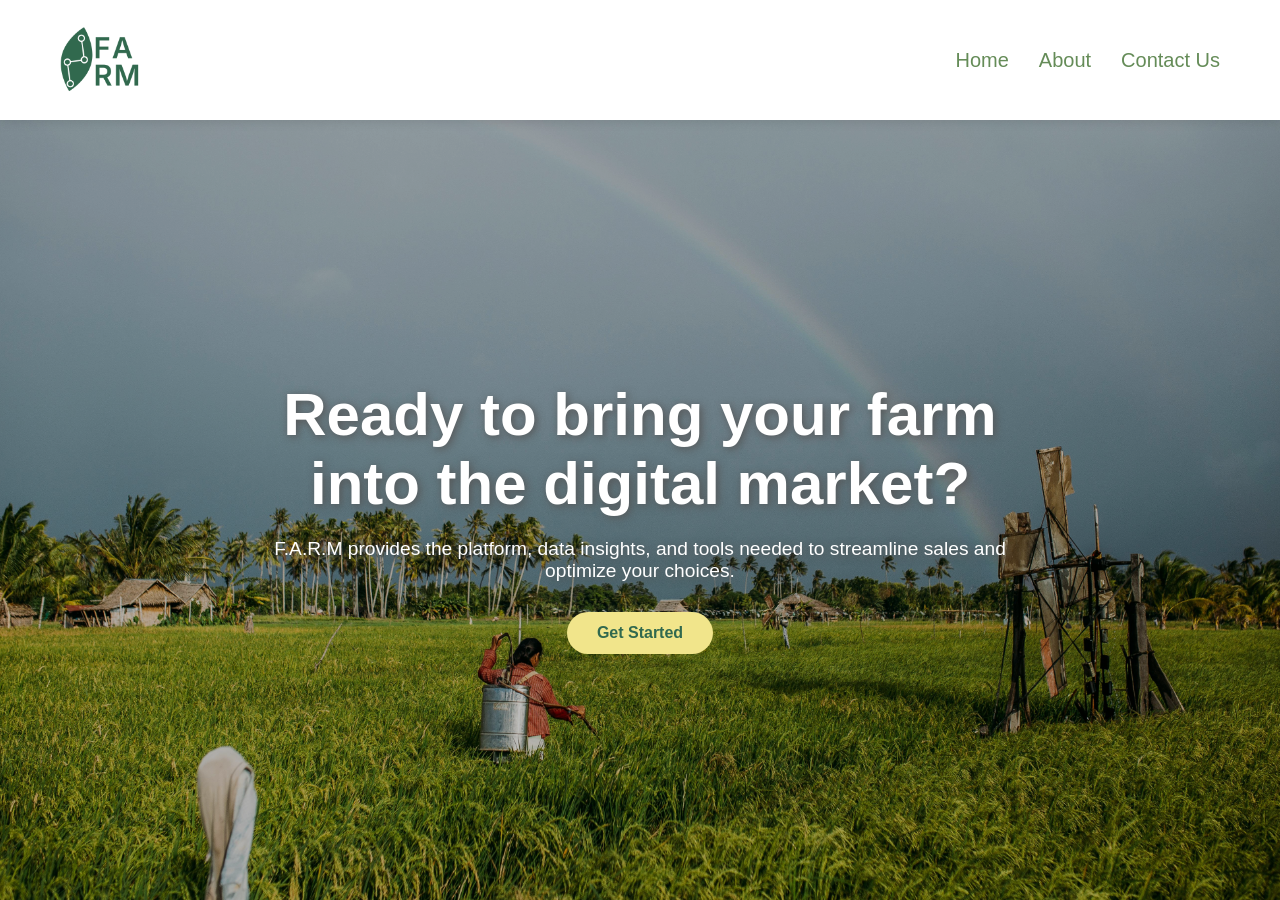
<file: index.html>
<!DOCTYPE html>
<html lang="en">
<head>
    <meta charset="UTF-8" />
    <meta name="viewport" content="width=device-width, initial-scale=1.0" />
    <title>FARM – Digital Market</title>
    <link rel="stylesheet" href="Homepage.css" />
</head>
<body>

    <!-- Navigation -->
    <nav class="navbar">
        <div class="logo">
            <img src="FARMLogo.png" alt="Farm Logo">
        </div>

        <ul class="nav-links">
            <li><a href="index.html">Home</a></li>
            <li><a href="AboutPage.html">About</a></li>
            <li><a href="ContactPage.html">Contact Us</a></li>
        </ul>
    </nav>
    <!-- Hero Section -->
    <section class="hero">
        <div class="overlay"></div>

        <div class="hero-content">
            <header>Ready to bring your farm into the digital market?</header>
            <p>F.A.R.M provides the platform, data insights, and tools needed to streamline sales and optimize your choices.</p>
            <a href="UserType.html" class="hero-btn">Get Started</a>
        </div>
    </section>

    <script>
        // Homepage → Get Started Button
        const startBtn = document.getElementById("getStartedBtn");

        if (startBtn) {
            startBtn.addEventListener("click", () => {
                window.location.href = "UserType.html";
            });
        }
    </script>
</body>
</html>
</file>
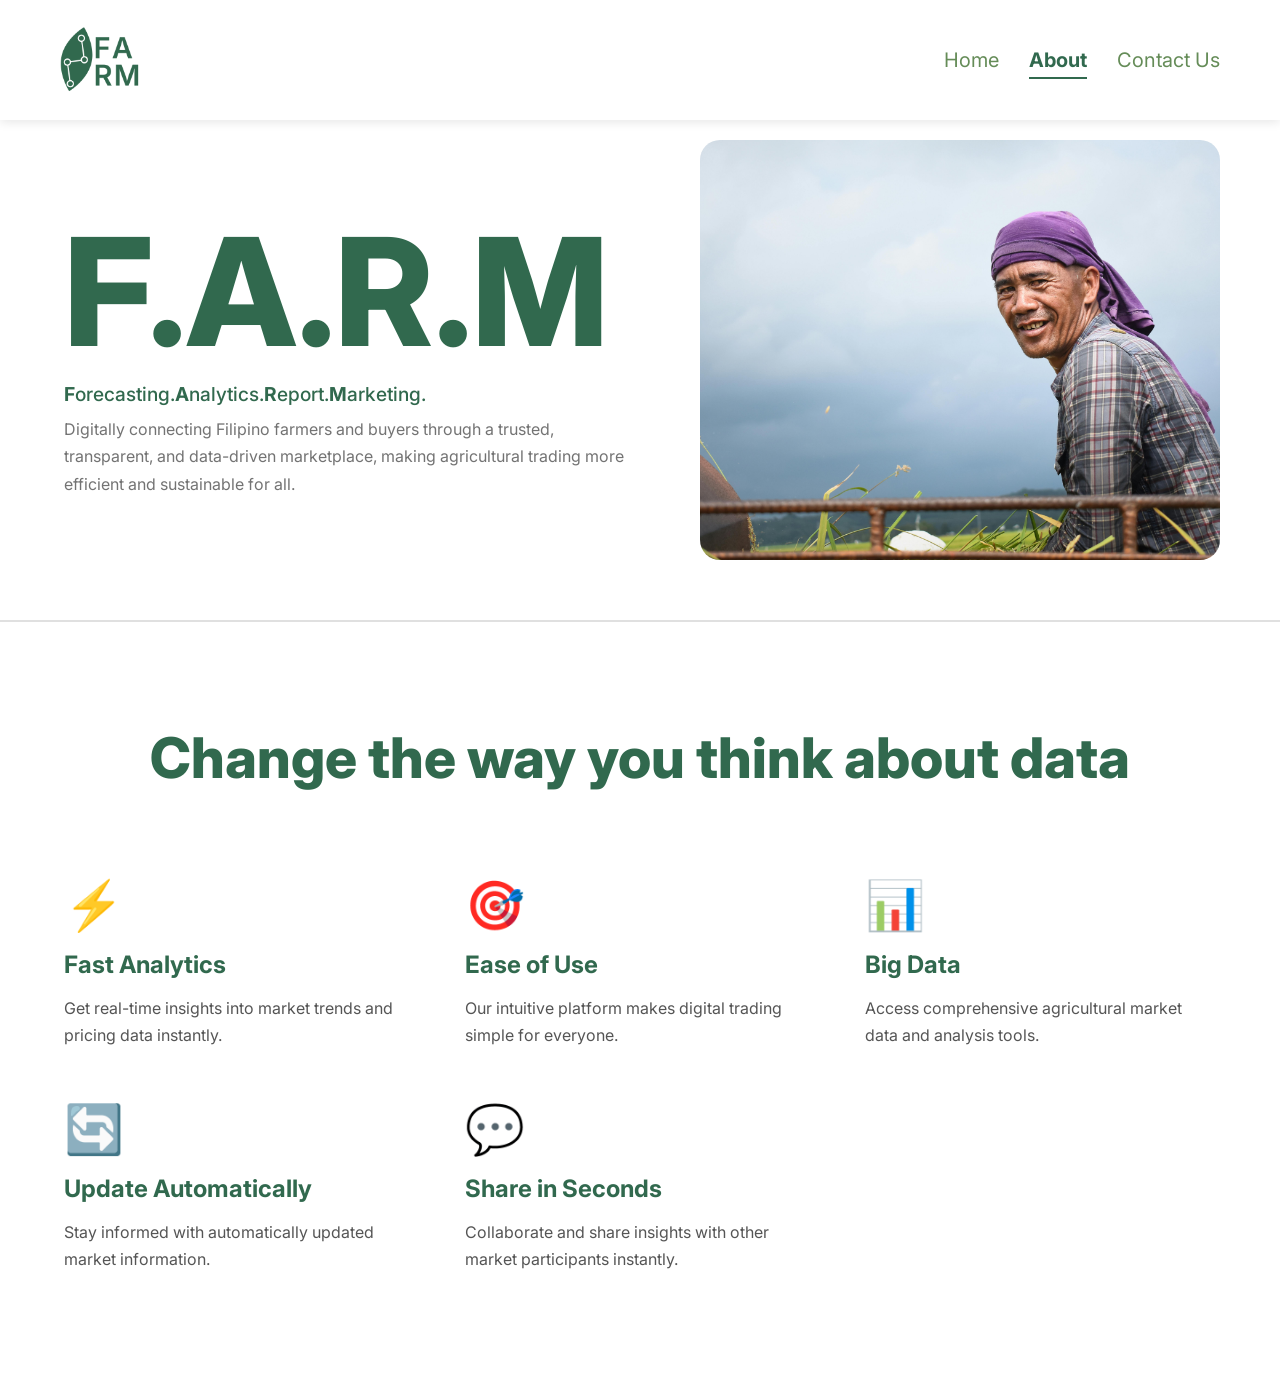
<file: AboutPage.html>
<!DOCTYPE html>
<html lang="en">
<head>
    <meta charset="UTF-8" />
    <meta name="viewport" content="width=device-width, initial-scale=1.0" />
    <title>About – F.A.R.M</title>
    <link href='https://fonts.googleapis.com/css?family=Inter' rel='stylesheet'>
    <link rel="stylesheet" href="Homepage.css" />
</head>
<body>

    <!-- Navigation -->
    <nav class="navbar">
        <div class="logo">
            <img src="FARMLogo.png" alt="Farm Logo">
        </div>
        <ul class="nav-links">
            <li><a href="HomePage.html">Home</a></li>
            <li><a class="active" href="AboutPage.html">About</a></li>
            <li><a href="ContactPage.html">Contact Us</a></li>
        </ul>
    </nav>

    <!-- About Section -->
    <section class="about-hero">
        <div class="overlay"></div>

        <div class="about-content">
            <header>F.A.R.M</header>
            <p><b>F</b>orecasting.<b>A</b>nalytics.<b>R</b>eport.<b>M</b>arketing.</p>
                <span class="secondary-text">Digitally connecting Filipino farmers and buyers through a trusted, 
                transparent, and data-driven marketplace, making agricultural trading 
                more efficient and sustainable for all. 
                </span>
        </div>
    </section>

    <!-- Features Section -->
    <section class="features-section">
        <h2>Change the way you think about data</h2>
        <div class="features-grid">
            <div class="feature-item">
                <div class="feature-icon">⚡</div>
                <h3>Fast Analytics</h3>
                <p>Get real-time insights into market trends and pricing data instantly.</p>
            </div>
            <div class="feature-item">
                <div class="feature-icon">🎯</div>
                <h3>Ease of Use</h3>
                <p>Our intuitive platform makes digital trading simple for everyone.</p>
            </div>
            <div class="feature-item">
                <div class="feature-icon">📊</div>
                <h3>Big Data</h3>
                <p>Access comprehensive agricultural market data and analysis tools.</p>
            </div>
            <div class="feature-item">
                <div class="feature-icon">🔄</div>
                <h3>Update Automatically</h3>
                <p>Stay informed with automatically updated market information.</p>
            </div>
            <div class="feature-item">
                <div class="feature-icon">💬</div>
                <h3>Share in Seconds</h3>
                <p>Collaborate and share insights with other market participants instantly.</p>
            </div>
        </div>
    </section>

</body>
</html>
</file>
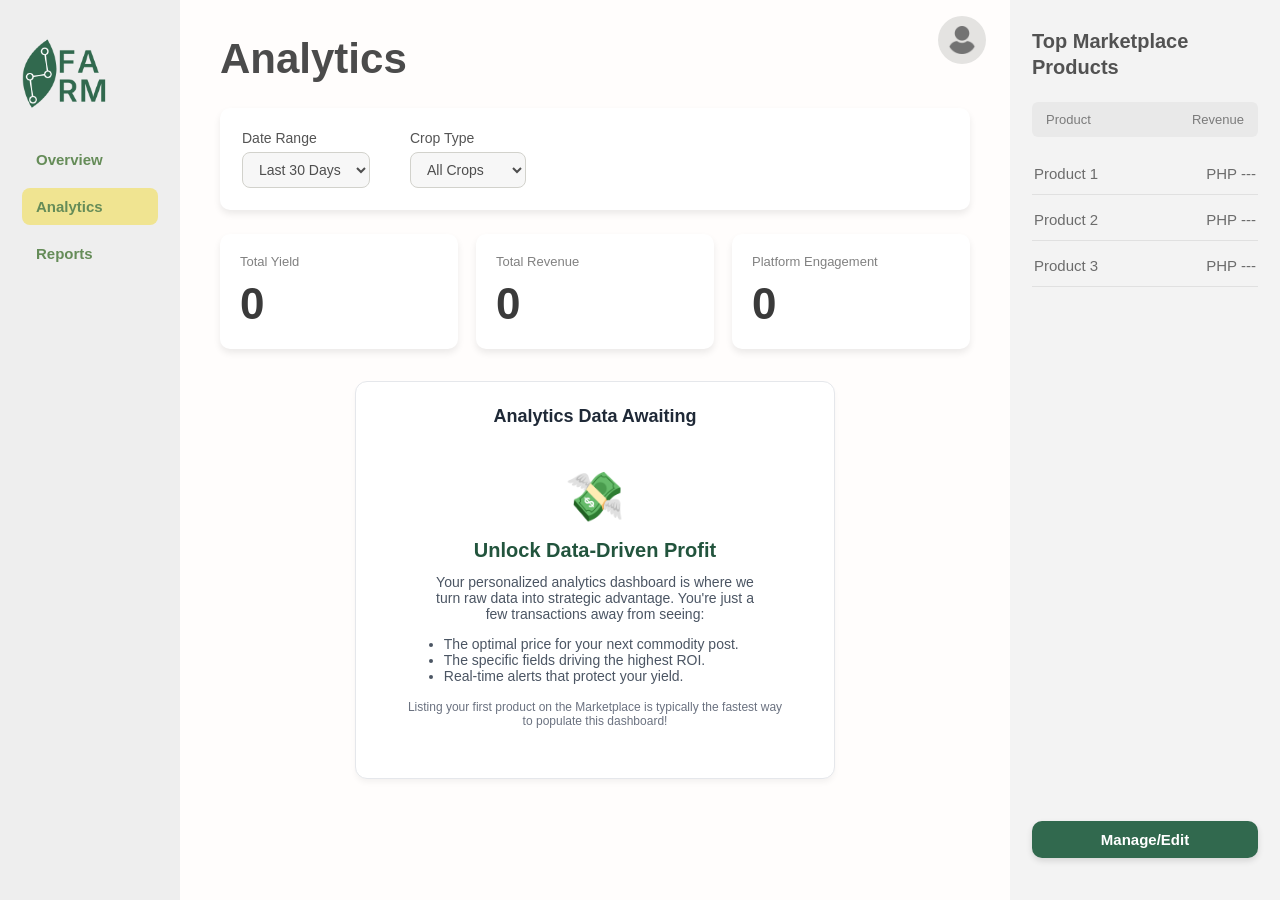
<file: AdminAnalytics.html>
<!DOCTYPE html>
<html lang="en">
<head>
    <meta charset="UTF-8">
    <meta name="viewport" content="width=device-width, initial-scale=1.0">
    <title>Admin Analytics – FARM</title>
    <link rel="stylesheet" href="AdminAnalytics.css">
</head>

<body>

    <div class="container">

        <!-- SIDEBAR -->
        <aside class="sidebar">
            <div class="logo">
                <img src="FARMLogo.png" alt="FARM Logo">
            </div>

            <nav class="nav-menu">
                <a href="AdminDashboard.html">Overview</a>
                <a class="active" href="#">Analytics</a>
                <a href="AdminReports.html">Reports</a>
            </nav>
        </aside>

        <!-- MAIN CONTENT -->
        <main class="main-content">

            <!-- ICON BAR -->
            <aside class="icon-bar">

                <div class="profile-dropdown-container">
                    <button id="profileBtn" class="profile-img-btn">
                        <img src="user-icon.png" alt="Profile">
                    </button>

                    <div id="dropdownMenu" class="dropdown-menu">
                        <a href="HomePage.html" class="dropdown-item">Log Out</a>
                    </div>
                </div>
            </aside>

            <!-- TOP TITLE -->
            <h1 class="dashboard-title">Analytics</h1>

            <!-- FILTER BAR -->
            <div class="filter-card">
                <div class="filter-group">
                    <label>Date Range</label>
                    <select>
                        <option>Last 30 Days</option>
                        <option>Last 7 Days</option>
                        <option>Last 90 Days</option>
                    </select>
                </div>

                <div class="filter-group">
                    <label>Crop Type</label>
                    <select>
                        <option>All Crops</option>
                        <option>Vegetables</option>
                        <option>Fruits</option>
                        <option>Grains</option>
                        <option>Legumes</option>
                        <option>Herbs</option>
                        <option>Beans</option>
                    </select>
                </div>
            </div>

            <!-- STATS ROW -->
            <div class="stats-row">
                <div class="stat-card">
                    <p class="label">Total Yield</p>
                    <h2 class="value">0</h2>
                </div>

                <div class="stat-card">
                    <p class="label">Total Revenue</p>
                    <h2 class="value">0</h2>
                </div>

                <div class="stat-card">
                    <p class="label">Platform Engagement</p>
                    <h2 class="value">0</h2>
                </div>
            </div>

            <!-- VALUE-PROP PLACEHOLDER BELOW STATS ROW -->
            <div class="placeholder-wrapper">
                <div class="placeholder-card">
                    <h2 class="placeholder-title">Analytics Data Awaiting</h2>

                    <div class="placeholder-inner">
                        <span class="placeholder-icon">💸</span>

                        <h3 class="placeholder-heading">Unlock Data-Driven Profit</h3>

                        <p class="placeholder-description">
                            Your personalized analytics dashboard is where we turn raw data into strategic advantage.
                            You're just a few transactions away from seeing:
                        </p>

                        <ul class="placeholder-list">
                            <li>The optimal price for your next commodity post.</li>
                            <li>The specific fields driving the highest ROI.</li>
                            <li>Real-time alerts that protect your yield.</li>
                        </ul>

                        <p class="placeholder-footer">
                            Listing your first product on the Marketplace is typically the fastest way to populate this dashboard!
                        </p>
                    </div>
                </div>
            </div>


        </main>

        

        <!-- RIGHT SIDEBAR -->
        <aside class="right-sidebar">

            <div class="rightbox-products">

                <div class="rightbox-content">

                    <h2 class="rightbox-title">Top Marketplace<br>Products</h2>

                    <div class="rightbox-header">
                        <span>Product</span>
                        <span>Revenue</span>
                    </div>

                    <div class="rightbox-row">
                        <span class="product-name">Product 1</span>
                        <span class="product-value">PHP ---</span>
                    </div>
                    <div class="divider"></div>

                    <div class="rightbox-row">
                        <span class="product-name">Product 2</span>
                        <span class="product-value">PHP ---</span>
                    </div>
                    <div class="divider"></div>

                    <div class="rightbox-row">
                        <span class="product-name">Product 3</span>
                        <span class="product-value">PHP ---</span>
                    </div>
                    <div class="divider"></div>


                    <!-- Button goes here but stays at bottom via flex -->
                    <button class="manage-edit-inside">Manage/Edit</button>

                </div>

            </div>



        </aside>


    </div>

    <script>
        // PROFILE DROPDOWN
    const profileBtn = document.getElementById("profileBtn");
    const dropdownMenu = document.getElementById("dropdownMenu");

    profileBtn.addEventListener("click", () => {
        dropdownMenu.style.display =
            dropdownMenu.style.display === "flex" ? "none" : "flex";
    });

    document.addEventListener("click", (e) => {
        if (!profileBtn.contains(e.target) && !dropdownMenu.contains(e.target)) {
            dropdownMenu.style.display = "none";
        }
    });

    // Toggle Edit Mode for Right Sidebar
    const editBtn = document.querySelector(".manage-edit-inside");
    let editMode = false;

    editBtn.addEventListener("click", () => {
        const names = document.querySelectorAll(".product-name");
        const values = document.querySelectorAll(".product-value");

        if (!editMode) {
            // ENTER EDIT MODE
            editBtn.textContent = "Save";

            names.forEach(span => {
                const input = document.createElement("input");
                input.type = "text";
                input.value = span.textContent.trim();
                input.classList.add("edit-input");
                span.replaceWith(input);
            });

            values.forEach(span => {
                const input = document.createElement("input");
                input.type = "text";
                input.value = span.textContent.trim();
                input.classList.add("edit-input");
                input.style.textAlign = "right";
                span.replaceWith(input);
            });

            editMode = true;
        } else {
            // SAVE MODE
            editBtn.textContent = "Manage/Edit";

            const inputs = document.querySelectorAll(".edit-input");

            inputs.forEach(input => {
                const span = document.createElement("span");
                span.textContent = input.value.trim();
                span.className = input.style.textAlign === "right" 
                    ? "product-value" 
                    : "product-name";
                input.replaceWith(span);
            });

            editMode = false;
        }
    });
    </script>
</body>
</html>
</file>
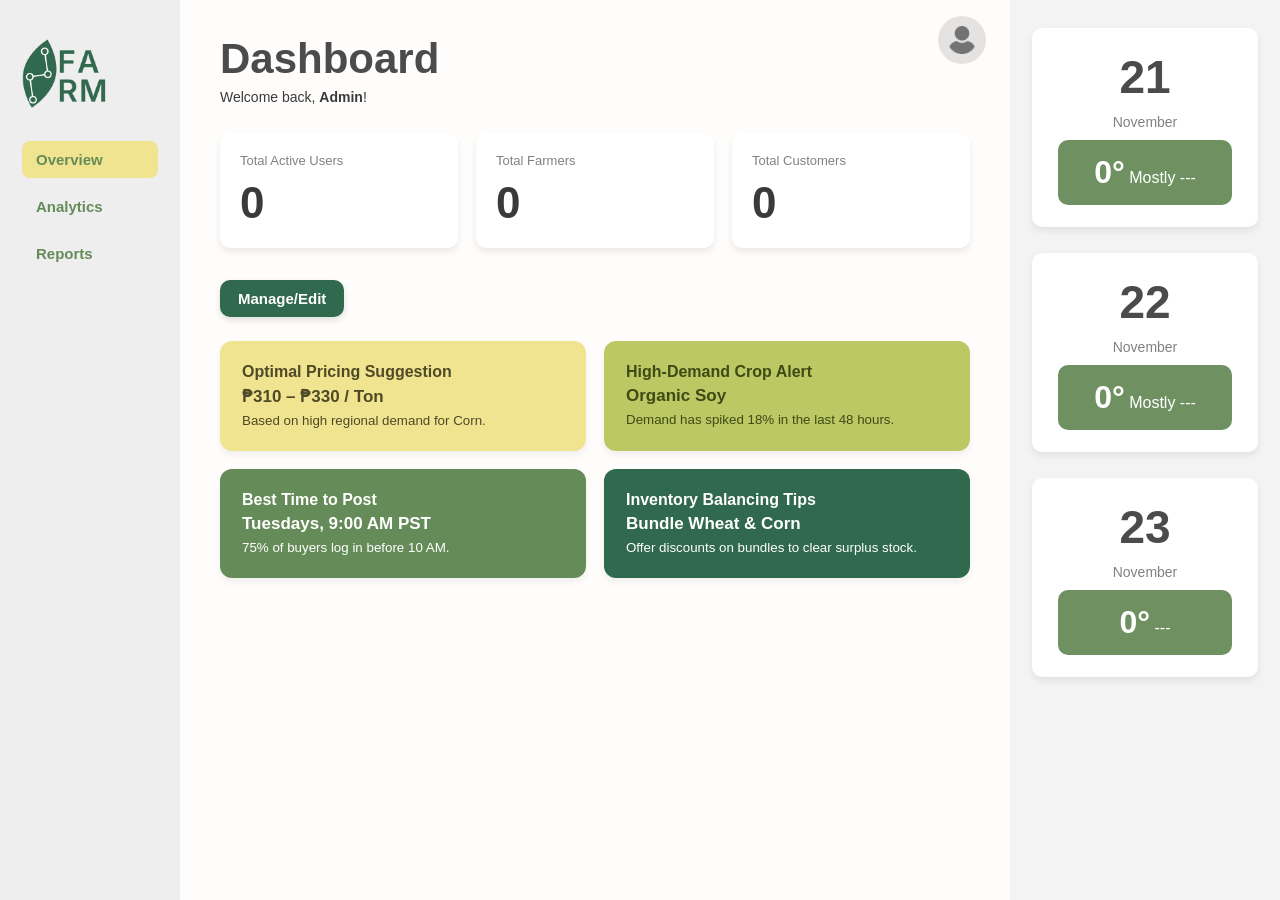
<file: AdminDashboard.html>
<!DOCTYPE html>
<html lang="en">
<head>
    <meta charset="UTF-8">
    <meta name="viewport" content="width=device-width, initial-scale=1.0">
    <title>Admin Dashboard – FARM</title>
    <link rel="stylesheet" href="AdminDashboard.css">
</head>

<body>

    <div class="container">

        <!-- SIDEBAR -->
        <aside class="sidebar">
            <div class="logo">
                <img src="FARMLogo.png" alt="FARM Logo">
            </div>

            <nav class="nav-menu">
                <a class="active" href="#">Overview</a>
                <a href="AdminAnalytics.html">Analytics</a>
                <a href="AdminReports.html">Reports</a>
            </nav>
        </aside>

        <!-- MAIN CONTENT -->
        <main class="main-content">

            <!-- ICON BAR -->
            <aside class="icon-bar">

                <div class="profile-dropdown-container">
                    <button id="profileBtn" class="profile-img-btn">
                        <img src="user-icon.png" alt="Profile">
                    </button>

                    <div id="dropdownMenu" class="dropdown-menu">
                        <a href="HomePage.html" class="dropdown-item">Log Out</a>
                    </div>
                </div>
            </aside>

            <h1 class="dashboard-title">Dashboard</h1>
            <p class="welcome">Welcome back, <strong>Admin</strong>!</p>

            <!-- TOP METRICS -->
            <div class="stats-row">

                <div class="stat-card">
                    <p class="label">Total Active Users</p>
                    <h2 class="value">0</h2>
                </div>

                <div class="stat-card">
                    <p class="label">Total Farmers</p>
                    <h2 class="value">0</h2>
                </div>

                <div class="stat-card">
                    <p class="label">Total Customers</p>
                    <h2 class="value">0</h2>
                </div>

            </div>

            <button class="manage-edit-btn" id="manageEditBtn">Manage/Edit</button>


            <!-- CENTER SUGGESTIONS GRID -->
            <div class="suggestion-grid">

                <div class="card green">
                    <h3>Optimal Pricing Suggestion</h3>
                    <p class="amount">₱310 – ₱330 / Ton</p>
                    <small>Based on high regional demand for Corn.</small>
                </div>

                <div class="card purple">
                    <h3>High-Demand Crop Alert</h3>
                    <p class="amount">Organic Soy</p>
                    <small>Demand has spiked 18% in the last 48 hours.</small>
                </div>

                <div class="card yellow">
                    <h3>Best Time to Post</h3>
                    <p class="amount">Tuesdays, 9:00 AM PST</p>
                    <small>75% of buyers log in before 10 AM.</small>
                </div>

                <div class="card blue">
                    <h3>Inventory Balancing Tips</h3>
                    <p class="amount">Bundle Wheat & Corn</p>
                    <small>Offer discounts on bundles to clear surplus stock.</small>
                </div>

            </div>

        </main>

        <!-- RIGHT SIDEBAR -->
        <aside class="right-sidebar">

            <div class="weather-card">
                <h1 id="day1-date">21</h1>
                <p id="day1-month" class="month">November</p>
                <div class="temp-box">
                    <span id="day1-temp" class="temp">0°</span>
                    <span id="day1-desc" class="desc">Mostly ---</span>
                </div>
            </div>

            <div class="weather-card">
                <h1 id="day2-date">22</h1>
                <p id="day2-month" class="month">November</p>
                <div class="temp-box">
                    <span id="day2-temp" class="temp">0°</span>
                    <span id="day2-desc" class="desc">Mostly ---</span>
                </div>
            </div>

            <div class="weather-card">
                <h1 id="day3-date">23</h1>
                <p id="day3-month" class="month">November</p>
                <div class="temp-box">
                    <span id="day3-temp" class="temp">0°</span>
                    <span id="day3-desc" class="desc">---</span>
                </div>
            </div>  

        </aside>

    </div>

    <script>
        // Dropdown toggle
    const profileBtn = document.getElementById("profileBtn");
    const dropdownMenu = document.getElementById("dropdownMenu");

    profileBtn.addEventListener("click", () => {
        dropdownMenu.style.display =
            dropdownMenu.style.display === "flex" ? "none" : "flex";
    });

    document.addEventListener("click", (e) => {
        if (!profileBtn.contains(e.target) && !dropdownMenu.contains(e.target)) {
            dropdownMenu.style.display = "none";
        }
    });

    // WEATHER API CONFIG
    const API_KEY = "c808ae1a3efb9ae9248b1c893e5f6645";  // same key as FarmerDashboard
    const CITY = "Batangas,PH";

    // LOAD WEATHER (same system as FarmerDashboard)
    async function loadWeather() {
        try {
            const url = `https://api.openweathermap.org/data/2.5/forecast?q=${CITY}&units=metric&appid=${API_KEY}`;
            const res = await fetch(url);
            const data = await res.json();

            let days = {};

            data.list.forEach(entry => {
                const date = new Date(entry.dt_txt);
                const d = date.getDate();
                if (!days[d]) days[d] = entry;
            });

            const sorted = Object.keys(days).slice(0, 3);

            sorted.forEach((day, i) => {
                const info = days[day];

                document.getElementById(`day${i+1}-date`).textContent = day;

                document.getElementById(`day${i+1}-month`).textContent =
                    new Date(info.dt_txt).toLocaleString("en-US", { month: "long" });

                document.getElementById(`day${i+1}-temp`).textContent =
                    Math.round(info.main.temp) + "°";

                document.getElementById(`day${i+1}-desc`).textContent =
                    info.weather[0].description;
            });

        } catch (error) {
            console.error("Weather fetch failed:", error);
        }
    }

    loadWeather();

    // =============================
    // MANAGE / EDIT SUGGESTION GRID
    // =============================
    const manageBtn = document.getElementById("manageEditBtn");
    let editMode = false;

    manageBtn.addEventListener("click", () => {
        const editableFields = document.querySelectorAll(".suggestion-grid h3, .suggestion-grid .amount, .suggestion-grid small");

        if (!editMode) {
            // TURN ON EDIT MODE
            editableFields.forEach(field => {
                field.setAttribute("contenteditable", "true");
                field.style.outline = "2px dashed #31694E"; 
                field.style.padding = "4px";
                field.style.borderRadius = "4px";
            });

            manageBtn.textContent = "Save";
            manageBtn.style.background = "#658C58"; // lighter green when saving

            editMode = true;

        } else {
            // TURN OFF EDIT MODE
            editableFields.forEach(field => {
                field.removeAttribute("contenteditable");
                field.style.outline = "none";
                field.style.padding = "0px";
            });

            manageBtn.textContent = "Manage/Edit";
            manageBtn.style.background = "#31694E"; // original green

            editMode = false;

            // OPTIONAL: Save Data in LocalStorage
            saveSuggestionEdits();
        }
    });

    // OPTIONAL: Save edits locally
    function saveSuggestionEdits() {
        const cards = document.querySelectorAll(".suggestion-grid .card");
        let data = [];

        cards.forEach(card => {
            const title = card.querySelector("h3").textContent;
            const amount = card.querySelector(".amount").textContent;
            const desc = card.querySelector("small").textContent;

            data.push({ title, amount, desc });
        });

        localStorage.setItem("suggestionGridEdits", JSON.stringify(data));
    }

    // OPTIONAL: Load saved data when page opens
    window.addEventListener("load", () => {
        const saved = JSON.parse(localStorage.getItem("suggestionGridEdits"));

        if (saved) {
            const cards = document.querySelectorAll(".suggestion-grid .card");
            cards.forEach((card, index) => {
                card.querySelector("h3").textContent = saved[index].title;
                card.querySelector(".amount").textContent = saved[index].amount;
                card.querySelector("small").textContent = saved[index].desc;
            });
        }
    });

    </script>
</body>
</html>
</file>
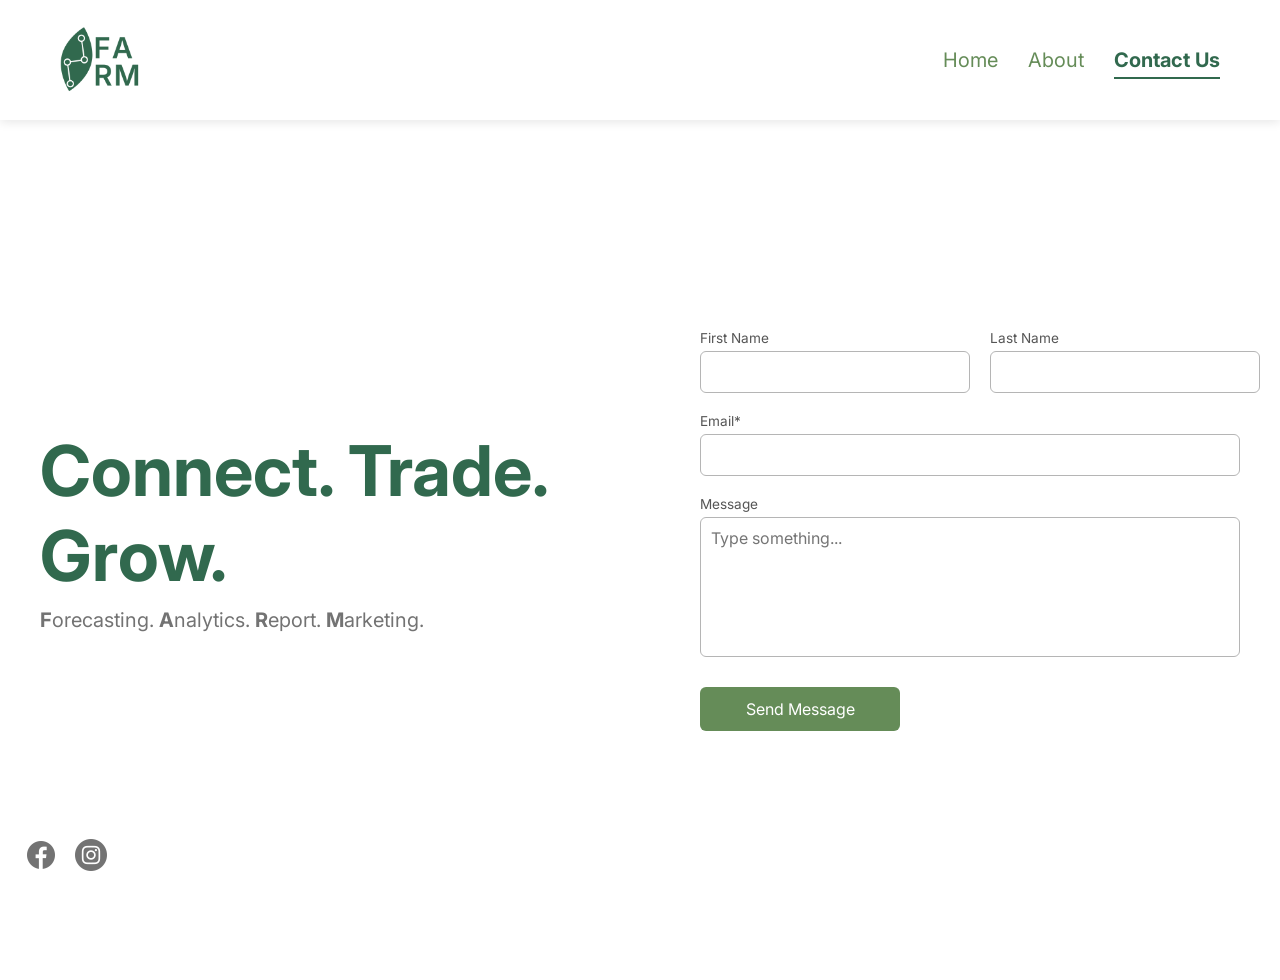
<file: ContactPage.html>
<!DOCTYPE html>
<html lang="en">
<head>
    <meta charset="UTF-8" />
    <meta name="viewport" content="width=device-width, initial-scale=1.0" />
    <title>Contact Us – F.A.R.M</title>
    <link href='https://fonts.googleapis.com/css?family=Inter' rel='stylesheet'>
    <link rel="stylesheet" href="Homepage.css" />
</head>

<body>

    <!-- Navigation -->
    <nav class="navbar">
        <div class="logo">
            <img src="FARMLogo.png" alt="Farm Logo">

        </div>
        <ul class="nav-links">
            <li><a href="index.html">Home</a></li>
            <li><a href="AboutPage.html">About</a></li>
            <li><a class="active" href="ContactPage.html">Contact Us</a></li>
        </ul>
    </nav>


    <!-- Contact Page Section -->
    <section class="contact-page">

        <!-- Left side text -->
        <div class="contact-left">
            <h1>Connect. Trade. Grow.</h1>
            <p><b>F</b>orecasting. <b>A</b>nalytics. <b>R</b>eport. <b>M</b>arketing.</p>
        </div>

        <!-- Right side form -->
        <div class="contact-form">
            <form>
                <div class="name-fields">
                    <div class="field">
                        <label>First Name</label>
                        <input type="text" />
                    </div>
                    <div class="field">
                        <label>Last Name</label>
                        <input type="text" />
                    </div>
                </div>

                <div class="field">
                    <label>Email*</label>
                    <input type="email" required />
                </div>

                <div class="field">
                    <label>Message</label>
                    <textarea placeholder="Type something..."></textarea>
                </div>

                <button type="submit" class="submit-btn">Send Message</button>
            </form>
        </div>

    </section>

    <!-- SOCIAL ICONS (fixed at bottom left) -->
    <div class="social-icons">
        <a href="#"><img src="fb-icon.png" alt="Facebook"></a>
        <a href="#"><img src="ig-icon.png" alt="Instagram"></a>
    </div>

</body>
</html>
</file>
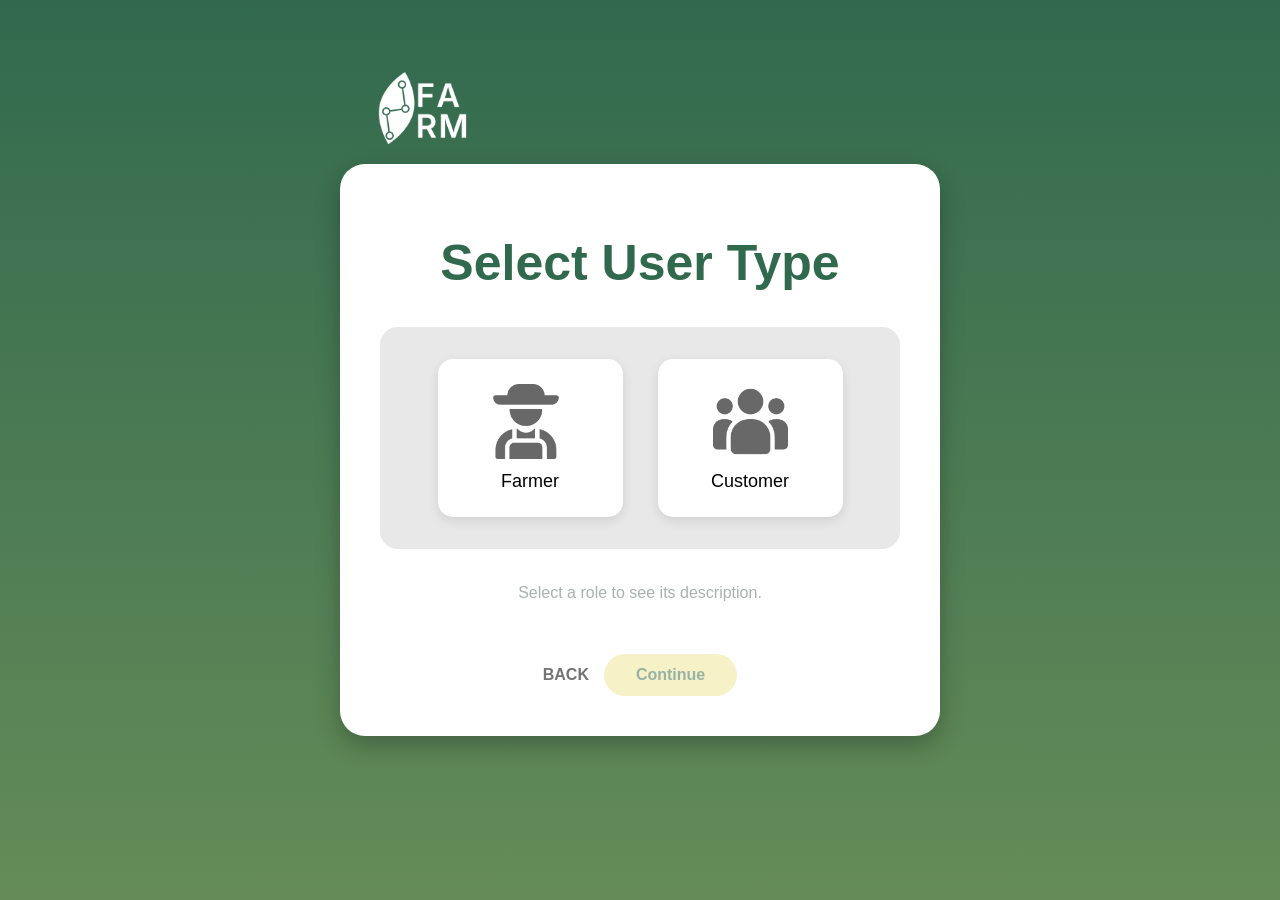
<file: UserType.html>
<!DOCTYPE html>
<html lang="en">
<head>
  <meta charset="UTF-8">
  <meta name="viewport" content="width=device-width, initial-scale=1.0">
  <title>Select User Type – F.A.R.M</title>

<style>
body {
  margin: 0;
  font-family: 'Inter', sans-serif;
  background: linear-gradient(180deg, #31694E, #658C58);
  height: 100vh;
  display: flex;
  justify-content: center;
  align-items: center;
}

.card {
  background: white;
  width: clamp(280px, 90vw, 520px);
  padding: clamp(40px, 6vw, 60px) clamp(20px, 5vw, 40px) clamp(20px, 4vw, 40px);
  position: relative;
  border-radius: clamp(15px, 4vw, 25px);
  text-align: center;
  box-shadow: 0 10px 25px rgba(0,0,0,0.25);
}

.card h1 {
  font-size: clamp(32px, 8vw, 50px);
  margin-bottom: clamp(20px, 3vw, 30px);
  margin-top: 10px;
  color:#31694E
}

.pin-icon {
  width: clamp(50px, 8vw, 90px);
  margin: 0;
  display: block;
  /* position relative to the card so the logo sits just above the card's top-left */
  position: absolute;
  top: calc(-1 * clamp(100px, 4vw, 48px));
  left: clamp(30px, 3vw, 40px);
  z-index: 6;
}

/* ADD MORE SPACE BETWEEN USER OPTIONS */
.options {
  display: flex;
  justify-content: center;
  gap: clamp(20px, 5vw, 35px);
  margin: clamp(25px, 4vw, 35px) 0;
  flex-wrap: wrap;
  padding: clamp(24px, 4vw, 32px);
  background: #e8e8e8;
  border-radius: clamp(12px, 3vw, 18px);
}

.user-option {
  width: clamp(110px, 25vw, 135px);
  padding: clamp(16px, 3vw, 22px);
  background: white;
  border-radius: clamp(12px, 3vw, 15px);
  cursor: pointer;
  transition: 0.25s ease;
  border: 3px solid transparent;
  text-align: center;
  box-shadow: 0 4px 12px rgba(0, 0, 0, 0.1);
}

.user-option img {
  width: clamp(50px, 15vw, 75px);
  margin-bottom: clamp(5px, 2vw, 8px);
  transition: filter 0.25s ease, transform 0.25s ease;
  /* start slightly desaturated/gray */
  filter: grayscale(1) brightness(0.9);
}

.user-option p {
  font-size: clamp(14px, 3vw, 18px);
  margin: 0;
}

.user-option:hover {
  background: linear-gradient(to bottom, #658C58 0%, #31694E 100%);
  color: white;
  box-shadow: 0 6px 16px rgba(0, 0, 0, 0.2);
}

.user-option:hover img,
.user-option.active img {
  /* make the vector/logo appear white on dark background */
  filter: brightness(0) invert(1);
  transform: scale(1.05);
}

.user-option.active {
  background: linear-gradient(to bottom, #658C58 0%, #31694E 100%);
  color: white;
  border-color: rgba(13,63,47,0.9);
  box-shadow: 0 6px 16px rgba(0, 0, 0, 0.2);
}

.description {
  font-size: clamp(14px, 2.5vw, 16px);
  color: #AAB1AD;
  min-height: 40px;
  margin-bottom: clamp(20px, 3vw, 30px);
}

.actions {
  display: flex;
  justify-content: center;
  align-items: center;
  flex-wrap: wrap;
  gap: clamp(10px, 2vw, 15px);
  position: relative;
  margin-top: clamp(20px, 3vw, 30px);
}

.back-btn {
  text-decoration: none;
  color: #737373;
  font-size: clamp(14px, 2vw, 16px);
  font-weight: bold;
}

#continueBtn {
  padding: clamp(10px, 2vw, 12px) clamp(24px, 4vw, 32px);
  background: #F0E491;
  border: none;
  border-radius: 25px;
  cursor: pointer;
  font-size: clamp(14px, 2vw, 16px);
  color: #31694E;
  font-weight: bold;
  transition: 0.25s;
}

#continueBtn:disabled {
  opacity: 0.5;
  cursor: not-allowed;
}

/* Responsive adjustments */
@media (max-width: 480px) {
  .card {
    width: 90%;
    padding: 40px 20px 20px; /* maintain top spacing for small logo */
  }

  .pin-icon {
    /* smaller absolute offsets on small screens (sit just above card) */
    top: calc(-1 * clamp(60px, 6vw, 28px));
    left: clamp(12px, 4vw, 20px);
    width: clamp(36px, 12vw, 56px);
  }
}

</style>
</head>
<body>

  <div class="container">
    <div class="card">
      <a href="SignIn.html">
        <img id="pinAdmin" class="pin-icon" src="FARM_white.png" alt="Pin Icon">
      </a>
      <h1>Select User Type</h1>

      <div class="options">
        <div class="user-option" data-role="farmer">
          <img src="farmer-icon.png" alt="Farmer Icon">
          <p>Farmer</p>
        </div>

        <div class="user-option" data-role="customer">
          <img src="customer-icon.png" alt="Customer Icon">
          <p>Customer</p>
        </div>
        </div>
  

      <p id="roleDescription" class="description">
        Select a role to see its description.
      </p>

      <div class="actions">
        <a href="Homepage.html" class="back-btn">BACK</a>
        <button id="continueBtn" disabled>Continue</button>
      </div>
      
      <div id="error-message" class="error-message" style="display: none;"></div>
      <div id="shortcut-hint" class="shortcut-hint" style="display: none;">
        Press 'A' 3 times to reveal admin option
      </div>
    </div>
  </div>

  <script>
    const desc = document.getElementById("roleDescription");
    const continueBtn = document.getElementById("continueBtn");
    const errorMessage = document.getElementById("error-message");
    const shortcutHint = document.getElementById("shortcut-hint");
    const adminOption = document.querySelector('.hidden-admin');
    
    // Keyboard shortcut for admin
    let keyPressCount = 0;
    const keySequence = ['a', 'a', 'a']; // Press 'A' three times
    
    document.addEventListener('keydown', (e) => {
      const key = e.key.toLowerCase();
      
      if (key === keySequence[keyPressCount]) {
        keyPressCount++;
        
        if (keyPressCount === keySequence.length) {
          // Reveal admin option
          adminOption.classList.remove('hidden-admin');
          adminOption.classList.add('revealed');
          adminOption.style.display = 'flex';
          
          // Show hint once
          if (shortcutHint.style.display === 'none') {
            shortcutHint.style.display = 'block';
            setTimeout(() => {
              shortcutHint.style.display = 'none';
            }, 5000);
          }
          
          // Reset counter
          keyPressCount = 0;
        }
      } else {
        // Reset counter if sequence is broken
        keyPressCount = 0;
      }
    });

    if (desc && continueBtn) {
        const descriptions = {
            admin: "Manages the platform, monitors analytics, and controls overall user and system operations.",
            farmer: "Manages farm details, tracks crop production, and updates product availability.",
            customer: "Finds products, buys items from farmers, and interacts with the marketplace."
        };

        document.querySelectorAll(".user-option").forEach(option => {
            const role = option.dataset.role;

            option.addEventListener("mouseenter", () => {
                desc.textContent = descriptions[role];
            });

            option.addEventListener("mouseleave", () => {
                const active = document.querySelector(".user-option.active");
                desc.textContent = active ? descriptions[active.dataset.role] : "Select a role to see its description.";
            });

            option.addEventListener("click", () => {
                document.querySelectorAll(".user-option").forEach(o => o.classList.remove("active"));
                option.classList.add("active");
                continueBtn.disabled = false;
                localStorage.setItem("selectedRole", role);
                desc.textContent = descriptions[role];
            });
        });

        continueBtn.addEventListener("click", () => {
            const selectedRole = localStorage.getItem("selectedRole");
            if (!selectedRole) {
                showError("Please select a role first.");
                return;
            }
            
            // Validate the selected role
            const validRoles = ["admin", "farmer", "customer"];
            if (!validRoles.includes(selectedRole)) {
                showError("Invalid role selected. Please choose again.");
                return;
            }

            window.location.href = "SignIn.html";
        });
    }

    // PIN admin direct access
    const pinAdmin = document.getElementById("pinAdmin");
    if (pinAdmin) {
        pinAdmin.addEventListener("click", (e) => {
            e.preventDefault(); // Prevent the default link behavior
            localStorage.setItem("selectedRole", "admin");
            showSuccess("Admin access granted. Redirecting to sign in...");
            
            // Redirect to sign in page after a short delay
            setTimeout(() => {
                window.location.href = "SignIn.html";
            }, 1500);
        });
    }

    // Utility functions for showing messages
    function showError(message) {
        errorMessage.textContent = message;
        errorMessage.style.display = 'block';
        setTimeout(() => {
            errorMessage.style.display = 'none';
        }, 5000);
    }

    function showSuccess(message) {
        // Create a temporary success message
        const successMsg = document.createElement('div');
        successMsg.className = 'success-message';
        successMsg.textContent = message;
        document.querySelector('.card').appendChild(successMsg);
        
        setTimeout(() => {
            successMsg.remove();
        }, 3000);
    }
  </script>
</body>
</html>
</file>
<file: Homepage.css>
* {
    margin: 0;
    padding: 0;
    box-sizing: border-box;
    font-family: 'Inter', sans-serif;
}

body {
    color: #737373;
}

/* 🌿 Navbar Styles - Desktop Base */
.navbar {
    display: flex;
    justify-content: space-between;
    align-items: center;
    padding: 20px clamp(20px, 5vw, 60px);
    background: white;
    position: fixed;
    width: 100%;
    top: 0;
    z-index: 10;
    box-shadow: 0 2px 10px rgba(0, 0, 0, 0.1);
}

.logo {
    display: flex;
    align-items: center;
}

.logo img {
    width: clamp(50px, 8vw, 80px);
    margin-right: clamp(5px, 2vw, 10px);
}

.nav-links {
    list-style: none;
    display: flex;
    flex-wrap: wrap;
}

.nav-links li {
    margin-left: clamp(15px, 3vw, 30px);
}

.nav-links a {
    text-decoration: none;
    color: #658C58; 
    font-size: clamp(16px, 2vw, 20px);
    transition: color 0.3s ease, border-bottom 0.3s ease, padding-bottom 0.3s ease; 
}

.nav-links a.active,
.nav-links a:hover {
    color: #31694E; 
    font-weight: bold;
    border-bottom: 2px solid #31694E;
    padding-bottom: 5px;
}

/* 🏞️ Hero Section (Home Page) - Desktop Base */
.hero {
    width: 100%;
    height: 100vh;
    background-image: url('HomePageBackground.jpg'); 
    background-size: cover; 
    background-repeat: no-repeat;
    background-position: center; 
    position: relative;
}

.overlay {
    position: absolute;
    width: 100%;
    height: 100%;
    background: rgba(0, 0, 0, 0.25);
    top: 0;
    left: 0;
}

.hero-content {
    position: relative;
    text-align: center;
    color: white;
    max-width: 800px;
    padding: clamp(15px, 5vw, 20px);
    margin: 0 auto;
    top: clamp(35%, 40%, 45%);
}

.hero-content header {
    position: left;
    font-size: clamp(1.8rem, 5vw, 3rem);
    margin-bottom: clamp(15px, 3vw, 20px);
    font-weight: bold;
    font-size: 60px;
    text-shadow: #555 2px 2px 8px;
}

.hero-content p {
    font-size: clamp(1rem, 2vw, 1.2rem);
    margin-bottom: clamp(20px, 4vw, 30px);
    text-shadow: #555 2px 2px 8px;
}

.hero-content a{
    font-weight: bold;
}

.cta-btn {
    padding: 12px 30px;
    font-size: 16px;
    background-color: #ffe774;
    border: none;
    border-radius: 8px;
    cursor: pointer;
    transition: 0.3s ease;
    font-weight: bold;
}

.cta-btn:hover {
    background-color: #ffdd45;
}

/* 🌾 ABOUT PAGE - Desktop Base */
.about-hero {
    width: 100%;
    min-height: 60vh;
    position: relative;
    display: flex;
    align-items: center;
    justify-content: space-between;
    padding: clamp(60px, 10vw, 100px) clamp(20px, 5vw, 80px);
    margin-top: 80px;
    background-color: white;
}

.about-hero::after {
    content: '';
    position: absolute;
    right: 0;
    top: 0;
    width: 50%;
    height: 100%;
    background-image: url('AboutPageBackground.jpg');
    background-size: cover;
    background-repeat: no-repeat;
    background-position: center;
    z-index: 1;
    border-radius: 20px;
    margin: clamp(40px, 5vw, 60px);
    width: calc(50% - clamp(40px, 5vw, 60px) * 2);
    height: calc(100% - clamp(40px, 5vw, 60px) * 2);
}

.hero-btn {
    display: inline-block;
    background-color: #F1E58B; 
    color: #31694E; 
    padding: 12px 30px;
    border-radius: 30px;
    font-size: 16px;
    font-weight: 600;
    text-decoration: none; 
    border: none;
    cursor: pointer;
    transition: 0.3s ease;
}

.hero-btn:hover {
    background-color: #e2d679;
}


.about-hero .overlay {
    display: none;
}

.about-content {
    position: relative;
    max-width: 50%;
    width: 100%;
    background: none;
    padding: 0;
    border-radius: 0;
    box-shadow: none;
    text-align: left;
    z-index: 2;
}

.about-content header {
    font-size: clamp(150px, 8vw, 4rem);
    color: #31694E;
    font-weight: 800;
    text-shadow: none;
    line-height: 1.2;
    margin-bottom: 0;
    text-align: left;
}

.about-content p {
    font-size: clamp(0.95rem, 2vw, 1.2rem);
    color: #31694E;
    margin-bottom: clamp(5px, 1vw, 10px);
    font-weight: 500;
    text-align: left;
}

.secondary-text {
    color: #737373;
    font-size: clamp(0.9rem, 1.8vw, 1rem);
    line-height: 1.7;
    margin: 0;
}

/* 🎯 FEATURES SECTION */
.features-section {
    width: 100%;
    background: white;
    padding: clamp(60px, 10vw, 100px) clamp(20px, 5vw, 80px);
    border-top: 2px solid #e0e0e0;
}

.features-section h2 {
    font-size: clamp(2rem, 5vw, 3.5rem);
    color: #31694E;
    font-weight: 800;
    text-align: center;
    margin: 0 0 clamp(50px, 8vw, 80px) 0;
    line-height: 1.3;
}

.features-grid {
    display: grid;
    grid-template-columns: repeat(auto-fit, minmax(300px, 1fr));
    gap: clamp(30px, 4vw, 50px);
    max-width: 1200px;
    margin: 0 auto;
}

.feature-item {
    display: flex;
    flex-direction: column;
    gap: clamp(12px, 2vw, 16px);
}

.feature-icon {
    font-size: clamp(2rem, 4vw, 3rem);
    display: inline-block;
    width: fit-content;
}

.feature-item h3 {
    font-size: clamp(1.1rem, 2.5vw, 1.5rem);
    color: #31694E;
    font-weight: 700;
    margin: 0;
}

.feature-item p {
    font-size: clamp(0.9rem, 1.8vw, 1rem);
    color: #555;
    line-height: 1.7;
    margin: 0;
}

/* 📧 CONTACT PAGE - Desktop Base */
.contact-page {
    display: flex;
    justify-content: center; 
    align-items: center; 
    gap: clamp(40px, 10vw, 120px); 
    min-height: 100vh; 
    padding: clamp(40px, 5vw, 80px) clamp(20px, 5vw, 40px); 
    position: relative;
    margin-top: 80px;
    background: white;
}

.contact-left {
    width: 45%;
    min-width: 300px;
}

.contact-left h1 {
    font-size: clamp(2.5rem, 6vw, 70px);
    font-weight: bolder;
    color: #31694E;
}

.contact-left p {
    font-size: clamp(1rem, 2vw, 20px);
    color: #737373;
    margin-top: clamp(5px, 2vw, 10px);
}

.contact-socials {
    margin-top: 80px;
}

.contact-socials img {
    width: 32px;
    margin-right: 15px;
    cursor: pointer;
}

.social-icons {
    position: fixed;
    bottom: 25px;
    left: 25px;
    display: flex;
    gap: 18px;
    z-index: 999;
}

.social-icons img {
    width: 32px;
    height: 32px;
    cursor: pointer;
}


/* FORM RIGHT SIDE - Desktop Base */
.contact-form {
    width: 45%;
    min-width: 300px;
}

.contact-form form {
    display: flex;
    flex-direction: column;
}

.name-fields {
    display: flex;
    gap: clamp(15px, 3vw, 20px);
}

.field {
    display: flex;
    flex-direction: column;
    margin-bottom: clamp(15px, 2vw, 20px);
    width: 100%; 
}

.field label {
    font-size: clamp(0.75rem, 1.5vw, 0.85rem);
    color: #555;
    margin-bottom: clamp(3px, 1vw, 5px);
}

.field input,
.field textarea {
    padding: clamp(8px, 1.5vw, 10px);
    border: 1.5px solid #b5b5b5;
    border-radius: 6px;
    font-size: clamp(0.9rem, 1.5vw, 1rem);
}

.field textarea {
    height: 140px;
    resize: none;
}

.submit-btn {
    padding: clamp(10px, 2vw, 12px) clamp(15px, 3vw, 20px);
    background: #658C58;
    color: white;
    border: none;
    border-radius: 6px;
    width: clamp(150px, 40vw, 200px);
    font-size: clamp(0.9rem, 1.5vw, 1rem);
    cursor: pointer;
    margin-top: clamp(8px, 1vw, 10px);
    transition: background 0.3s ease; 
}

.submit-btn:hover {
    background: #31694E;
}

/* ================================================= */
/* 📱 MEDIA QUERIES FOR MOBILE/TABLET RESPONSIVENESS */
/* ================================================= */

@media (max-width: 992px) {
    /* General adjustments for medium screens (tablets) */
    .navbar {
        padding: 15px clamp(20px, 4vw, 40px);
    }
    
    .nav-links li {
        margin-left: clamp(12px, 2vw, 20px);
    }

    /* Hero Section */
    .hero-content {
        top: 25%;
    }

    /* About Section */
    .about-content {
        max-width: 100%;
        padding: 20px;
    }
    
    .about-content header {
        line-height: 0.85;
    }
    
    .about-hero {
        padding: clamp(40px, 5vw, 80px) clamp(20px, 5vw, 40px);
        justify-content: flex-start;
        flex-direction: column;
    }

    .about-hero::after {
        position: relative;
        width: 100%;
        height: 350px;
        margin: clamp(40px, 5vw, 60px) 0 0 0;
        width: calc(100% - clamp(40px, 5vw, 60px) * 2);
        margin-left: clamp(40px, 5vw, 60px);
        margin-right: clamp(40px, 5vw, 60px);
    }

    /* Contact Page Layout */
    .contact-page {
        flex-direction: column;
        gap: clamp(30px, 6vw, 60px);
        padding: clamp(60px, 8vw, 100px) clamp(20px, 5vw, 40px);
    }

    .contact-left,
    .contact-form {
        width: 100%;
        max-width: 600px;
    }

    .contact-socials {
        margin-top: clamp(40px, 8vw, 80px);
    }
}


@media (max-width: 768px) {
    /* Navbar adjustments for small screens (phones) */
    .navbar {
        padding: 12px clamp(15px, 3vw, 20px);
        flex-wrap: wrap;
    }

    .nav-links {
        display: flex;
        flex-wrap: wrap;
        width: 100%;
        justify-content: center;
        margin-top: 10px;
    }

    .nav-links li {
        margin: 5px clamp(8px, 2vw, 12px);
    }

    .logo img {
        width: clamp(50px, 10vw, 60px);
    }
    
    /* Hero Section */
    .hero-content {
        top: 20%;
        padding: clamp(10px, 4vw, 20px);
    }

    .hero-content h1 {
        font-size: clamp(1.5rem, 4vw, 2.5rem);
        margin-bottom: clamp(10px, 2vw, 15px);
    }
    
    .hero-content p {
        font-size: clamp(0.9rem, 1.8vw, 1rem);
        margin-bottom: clamp(15px, 3vw, 25px);
    }

    /* About Section */
    .about-hero {
        padding: clamp(20px, 5vw, 40px);
        margin-top: 70px;
        flex-direction: column;
        min-height: auto;
        height: auto;
        justify-content: flex-start;
        align-items: stretch;
    }

    .about-hero::after {
        position: relative;
        width: 100%;
        height: 250px;
        right: auto;
        top: auto;
        margin: clamp(30px, 5vw, 40px) 0 0 0;
    }
    
    .about-content {
        max-width: 100%;
        width: 100%;
        background: none;
        padding: 0;
        border-radius: 0;
        text-align: left;
    }
    
    .about-content header {
        font-size: clamp(1.8rem, 5vw, 2.2rem);
        line-height: 1.2;
        margin-bottom: clamp(12px, 2vw, 16px);
        text-align: left;
    }

    .about-content p {
        color: #31694E;
        font-size: clamp(0.9rem, 1.8vw, 1rem);
        margin-bottom: clamp(10px, 2vw, 15px);
        text-align: left;
    }
    
    .about-info {
        color: #31694E;
        font-size: clamp(0.85rem, 1.6vw, 1rem);
        line-height: 1.6;
    }

    /* Contact Page */
    .contact-page {
        padding: clamp(60px, 8vw, 80px) clamp(15px, 3vw, 20px);
        margin-top: 70px;
    }

    .contact-left {
        text-align: center;
        min-width: unset;
    }

    .contact-left h1 {
        font-size: clamp(1.8rem, 4vw, 2.5rem);
    }

    .contact-left p {
        font-size: clamp(0.85rem, 1.6vw, 1rem);
    }
    
    .name-fields {
        flex-direction: column;
        gap: 0;
    }

    .contact-form {
        min-width: unset;
        width: 100%;
    }
    
    .submit-btn {
        width: 100%;
    }
    
    /* Social Icons on the side/bottom */
    .social-icons {
        left: 50%;
        transform: translateX(-50%);
        bottom: clamp(8px, 2vw, 15px);
        gap: clamp(10px, 2vw, 12px);
    }

    .social-icons img {
        width: clamp(24px, 5vw, 28px);
        height: clamp(24px, 5vw, 28px);
    }
}

@media (max-width: 480px) {
    /* Extra small screens */
    .navbar {
        padding: 10px clamp(10px, 2vw, 15px);
    }

    .logo img {
        width: 40px;
        margin-right: 5px;
    }

    .hero-content h1 {
        font-size: clamp(1.2rem, 3vw, 1.8rem);
    }

    .contact-left h1 {
        font-size: clamp(1.5rem, 3vw, 2rem);
    }

    .about-content {
        text-align: center;
        max-width: 100%;
    }

    .about-content header {
        font-size: clamp(50px, 12vw, 80px);
        text-align: center;
        margin-top: clamp(20px, 5vw, 40px);
    }

    .about-content p {
        text-align: center;
    }

    .field {
        margin-bottom: 15px;
    }

    .field label {
        font-size: 0.75rem;
    }

    .social-icons {
        gap: 10px;
    }
}
</file>
<file: AdminAnalytics.css>
/* GLOBAL (same as AdminDashboard) */
*{
    margin:0; padding:0; box-sizing:border-box;
    font-family:'Inter', sans-serif;
}

body{
    background:#e4e3e1;
    height:100vh;
    color:#3a3a3a;
}

.container{
    display:grid;
    grid-template-columns:180px 1fr 270px;
    height:100vh;
}

/* SIDEBAR */
.sidebar{
    background:#EEEEEE;
    padding:32px 22px;
    display:flex;
    flex-direction:column;
    gap:20px;
}

.logo img{ width:85px; }

.nav-menu{
    display:flex;
    flex-direction:column;
    gap:10px;
}

.nav-menu a{
    text-decoration:none;
    font-weight:600;
    font-size:15px;
    color:#658C58;
    padding:10px 14px;
    border-radius:8px;
}

.nav-menu a.active,
.nav-menu a:hover{
    background:#F0E491;
    color:#658C58;
}

/* MAIN CONTENT */
.main-content{
    background:#fffdfc;
    padding:35px 40px;
    position:relative;
    overflow-y:auto;
}

/* ICON BAR */
.icon-bar{
    display:flex;
    gap:14px;
    position:absolute;
    top:16px;
    right:24px;
}

.message-img-btn,
.profile-img-btn{
    width:48px;
    height:48px;
    background:#e4e3e1;
    border:none;
    border-radius:50%;
    display:flex;
    align-items:center;
    justify-content:center;
}

.message-img-btn img,
.profile-img-btn img{
    width:28px;
}

/* PROFILE DROPDOWN */
.dropdown-menu{
    position:absolute;
    top:58px;
    right:0;
    background:#f7f7f7;
    border:1px solid #d2d2cc;
    border-radius:8px;
    display:none;
    flex-direction:column;
    min-width:140px;
}

.dropdown-item{
    padding:12px 16px;
    font-weight:600;
    text-decoration:none;
    color:#454537;
}

.dropdown-item:hover{ background:#d7d7c8; }

/* TITLES */
.breadcrumb{
    color:#cac8bd;
    font-size:18px;
    margin-bottom:8px;
}

.dashboard-title{
    font-size:42px;
    font-weight:700;
    color:#4b4b4b;
    margin-bottom:25px;
}

/* FILTER CARD */
.filter-card{
    background:white;
    padding:22px 22px;
    border-radius:10px;
    box-shadow:0 4px 7px rgba(0,0,0,0.08);
    display:flex;
    gap:40px;
    margin-bottom:24px;
}

.filter-group{
    display:flex;
    flex-direction:column;
}

.filter-group label{
    font-size:14px;
    margin-bottom:6px;
    color:#545454;
}

.filter-group select{
    padding:8px 12px;
    border:1px solid #d2d2cc;
    border-radius:8px;
    background:#f7f7f7;
    font-size:14px;
    color:#4e4e4e;
}

/* STATS ROW */
.stats-row{
    display:grid;
    grid-template-columns:repeat(3,1fr);
    gap:18px;
    margin-bottom:32px;
}

.stat-card{
    background:white;
    border-radius:10px;
    padding:20px;
    box-shadow:0 4px 7px rgba(0,0,0,0.08);
}

.stat-card .label{
    color:#818181;
    font-size:13px;
}

.stat-card .value{
    font-size:44px;
    font-weight:700;
    margin-top:10px;
}

/* RIGHT SIDEBAR */
/* RIGHT SIDEBAR (FULL TEXT STYLE) */
.right-sidebar{
    background:#f3f3f3;
    padding:28px 22px;
}

/* MAIN CONTAINER */
/* Make the content fill height and push button to bottom */
.rightbox-products {
    display: flex;
    flex-direction: column;
    height: 100%;
}

.rightbox-content {
    display: flex;
    flex-direction: column;
    height: 100%;
}

/* Push button to bottom */
.rightbox-content .manage-edit-inside {
    margin-top: auto;
}


/* TITLE */
.rightbox-title{
    font-size:20px;
    font-weight:600;
    color:#525252;
    line-height:1.3;
    margin-bottom:22px;
}

/* HEADER BAR */
.rightbox-header{
    background:#e9e9e9;
    padding:10px 14px;
    border-radius:6px;
    font-size:13px;
    color:#7b7b7b;
    display:flex;
    justify-content:space-between;
    margin-bottom:16px;
}

/* ROWS */
.rightbox-row{
    display:flex;
    justify-content:space-between;
    padding:12px 2px;
    font-size:15px;
    color:#6c6c6c;
}

/* DIVIDER LINE */
.divider{
    width:100%;
    height:1px;
    background:#e0e0e0;
    margin-bottom:4px;
}

/* VALUE-PROP PLACEHOLDER */
.placeholder-wrapper {
    display: flex;
    justify-content: center;
    margin-top: 25px;
}

.placeholder-card {
    background: #ffffff;
    border-radius: 12px;
    padding: 24px;
    max-width: 480px;
    width: 100%;
    border: 1px solid #e5e7eb;
    box-shadow: 0 4px 6px -1px rgba(0,0,0,0.05);
}

.placeholder-title {
    text-align: center;
    font-size: 18px;
    font-weight: 600;
    color: #1f2937;
    margin-bottom: 16px;
}

.placeholder-inner {
    background: white;
    padding: 26px;
    border-radius: 12px;
    text-align: center;
}

.placeholder-icon {
    font-size: 48px;
    color: #22543d;
    display: block;
    margin-bottom: 14px;
}

.placeholder-heading {
    font-size: 20px;
    font-weight: 700;
    color: #22543d;
    margin-bottom: 12px;
}

.placeholder-description {
    color: #4b5563;
    font-size: 14px;
    max-width: 340px;
    margin: 0 auto 14px;
}

.placeholder-list {
    color: #4b5563;
    font-size: 14px;
    text-align: left;
    width: 80%;
    margin: 0 auto 14px;
    list-style: disc;
}

.placeholder-footer {
    font-size: 12px;
    color: #6b7280;
    margin-top: 16px;
}

/*manage Button*/

.manage-edit-inside {
    background: #31694E;              /* deep forest green */
    color: #ffffff;                   /* white text */
    padding: 10px 18px;               /* button padding */
    font-size: 15px;
    font-weight: 600;
    border: none;
    border-radius: 10px;              /* match card rounding */
    cursor: pointer;
    margin-bottom: 14px;              /* space above suggestion grid */
    box-shadow: 0 3px 6px rgba(0,0,0,0.12);  /* soft FARM-style shadow */
    transition: 0.2s ease;
}

.manage-edit-inside:hover {
    background: #27523e;
}

/* Editable Inputs inside rightbox */
.edit-input {
    width: 100%;
    padding: 6px 4px;
    border: 1px solid #cfcfcf;
    border-radius: 6px;
    font-size: 14px;
    color: #555;
    background: #fafafa;
}

.edit-input:focus {
    outline: none;
    border-color: #8ea58e;
    background: #ffffff;
}
</file>
<file: AdminDashboard.css>
/* GLOBAL */
*{
    margin:0;
    padding:0;
    box-sizing:border-box;
    font-family:'Inter', sans-serif;
}

body{
    background:#EEEEEE;
    height:100vh;
    color:#3a3a3a;
}

.container{
    display:grid;
    grid-template-columns:180px 1fr 270px;
    height:100vh;
}

/* SIDEBAR */
.sidebar{
    background:#EEEEEE;
    padding:32px 22px;
    display:flex;
    flex-direction:column;
    gap:20px;
}

.logo img{
    width:85px;
}

.nav-menu{
    display:flex;
    flex-direction:column;
    gap:10px;
}

.nav-menu a{
    text-decoration:none;
    font-weight:600;
    font-size:15px;
    color:#658C58;
    padding:10px 14px;
    border-radius:8px;
}

.nav-menu a.active,
.nav-menu a:hover{
    background:#F0E491;
    color:#658C58;
}

/* MAIN */
.main-content{
    background:#fffdfc;
    padding:35px 40px;
    position:relative;
    overflow-y:auto;
}

/* ICON BAR */
.icon-bar{
    display:flex;
    gap:14px;
    position:absolute;
    top:16px;
    right:24px;
}

.message-img-btn,
.profile-img-btn{
    width:48px;
    height:48px;
    border:none;
    border-radius:50%;
    background:#e4e3e1;
    display:flex;
    align-items:center;
    justify-content:center;
}

.message-img-btn img,
.profile-img-btn img{
    width:28px;
}

/* DROPDOWN */
.dropdown-menu{
    position:absolute;
    top:58px;
    right:0;
    background:#f7f7f7;
    border:1px solid #d2d2cc;
    border-radius:8px;
    display:none;
    flex-direction:column;
    min-width:140px;
}

.dropdown-item{
    padding:12px 16px;
    text-decoration:none;
    font-weight:600;
    color:#454537;
}

.dropdown-item:hover{
    background:#d7d7c8;
}

/* TITLES */
.breadcrumb{
    color:#cac8bd;
    font-size:18px;
    margin-bottom:8px;
}

.dashboard-title{
    font-size:42px;
    font-weight:700;
    color:#4b4b4b;
}


.welcome{
    margin-top:6px;
    margin-bottom:28px;
    font-size:14px;
}

/* STATS */
.stats-row{
    display:grid;
    grid-template-columns:repeat(3,1fr);
    gap:18px;
    margin-bottom:32px;
}

.stat-card{
    background:white;
    border-radius:10px;
    padding:20px;
    box-shadow:0 4px 7px rgba(0,0,0,0.08);
}

.stat-card .label{
    color:#818181;
    font-size:13px;
}

.stat-card .value{
    font-size:44px;
    font-weight:700;
    margin-top:10px;
}

/* SUGGESTIONS */
.suggestion-grid{
    display:grid;
    grid-template-columns:repeat(2,1fr);
    gap:18px;
    margin-top:10px;
}

.card{
    padding:22px;
    border-radius:12px;
    box-shadow:0 4px 7px rgba(0,0,0,0.06);
}

.card h3{
    font-size:16px;
    margin-bottom:5px;
}

.card .amount{
    font-size:17px;
    font-weight:700;
    margin-bottom:4px;
}

.card.small{
    font-size:12px;
}

/* MANAGE / EDIT LINK */
/* MANAGE/EDIT BUTTON - FILLED STYLE */
.manage-edit-btn {
    background: #31694E;              /* deep forest green */
    color: #ffffff;                   /* white text */
    padding: 10px 18px;               /* button padding */
    font-size: 15px;
    font-weight: 600;
    border: none;
    border-radius: 10px;              /* match card rounding */
    cursor: pointer;
    margin-bottom: 14px;              /* space above suggestion grid */
    box-shadow: 0 3px 6px rgba(0,0,0,0.12);  /* soft FARM-style shadow */
    transition: 0.2s ease;
}

/* Hover effect */
.manage-edit-btn:hover {
    background: #27523e;              /* slightly darker green */
}



/* SUGGESTION GRID – APPLY PALETTE */
.suggestion-grid .card:nth-child(1) {
    background: #F0E491;   /* light yellow */
    color: #4f4a26;
}

.suggestion-grid .card:nth-child(2) {
    background: #BBC863;   /* yellow green */
    color: #3f4a15;
}

.suggestion-grid .card:nth-child(3) {
    background: #658C58;   /* olive green */
    color: #e6f2e3;
}

.suggestion-grid .card:nth-child(4) {
    background: #31694E;   /* deep forest green */
    color: #e6f7eb;
}

/* Improve text on dark cards */
.suggestion-grid .card:nth-child(3) h3,
.suggestion-grid .card:nth-child(3) .amount,
.suggestion-grid .card:nth-child(3) small,
.suggestion-grid .card:nth-child(4) h3,
.suggestion-grid .card:nth-child(4) .amount,
.suggestion-grid .card:nth-child(4) small {
    color: #ffffff;
}


/* RIGHT SIDEBAR */
.right-sidebar{
    background:#f3f3f3;
    padding:28px 22px;
    display:flex;
    flex-direction:column;
    gap:26px;
}

.weather-card{
    background:white;
    padding:22px 26px;
    border-radius:10px;
    text-align:center;
    box-shadow:0 4px 7px rgba(0,0,0,0.07);
}

.weather-card h1{
    font-size:46px;
    color:#4b4b4b;
    margin-bottom: 10px;
}

.month{
    font-size:14px;
    color:#818181;
    margin-bottom: 10px;
}

.temp-box{
    background:#6f9162;
    padding:14px;
    border-radius:10px;
    color:white;
}

.temp{
    font-size:32px;
    font-weight:700;
}
</file>
